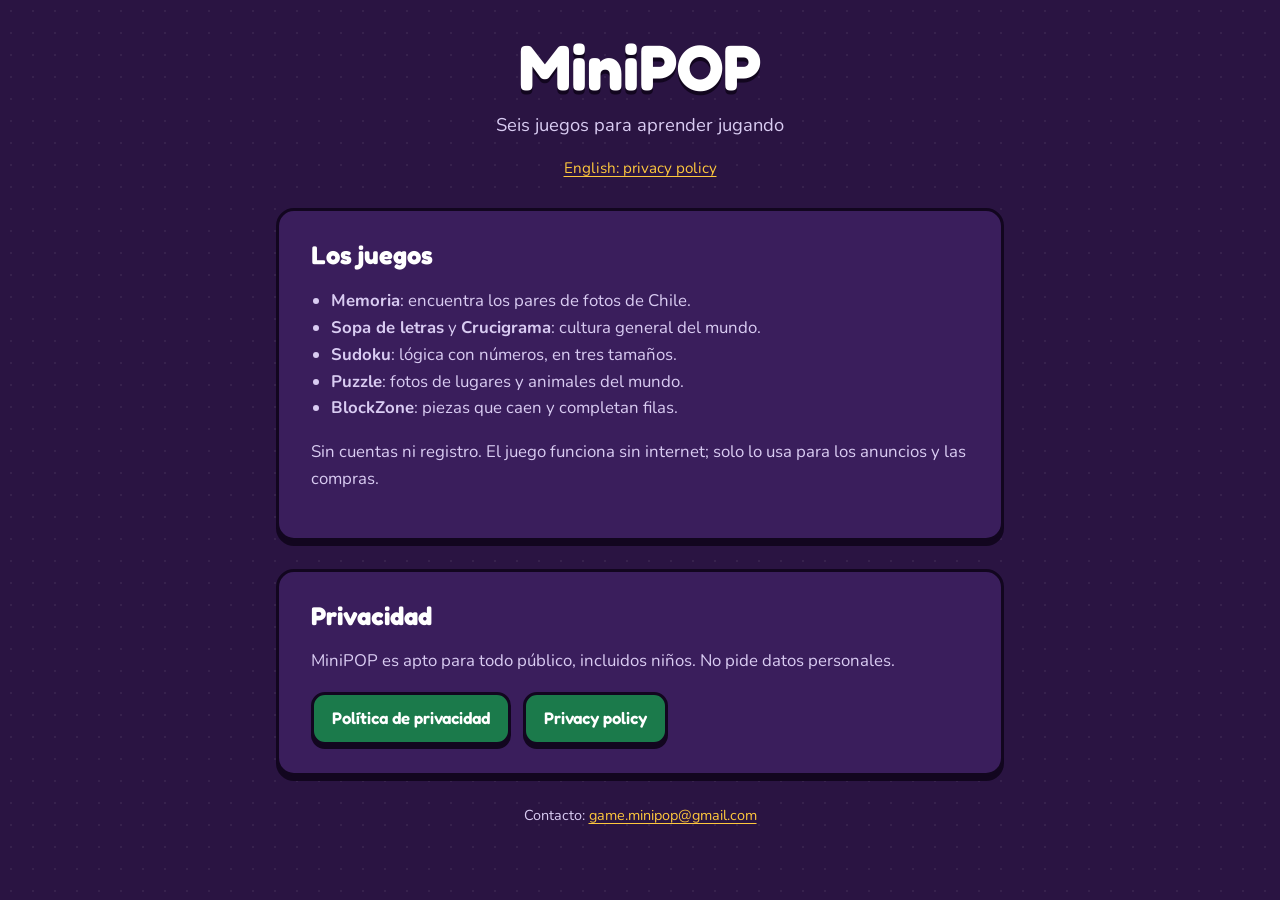
<file: index.html>
<!doctype html>
<html lang="es">
<head>
  <meta charset="utf-8">
  <meta name="viewport" content="width=device-width, initial-scale=1">
  <title>MiniPOP · Juegos para aprender jugando</title>
  <meta name="description" content="MiniPOP: seis minijuegos educativos de cultura general para Android. Memoria, sopa de letras, crucigrama, sudoku, puzzle y BlockZone.">
  <link rel="preconnect" href="https://fonts.googleapis.com">
  <link rel="preconnect" href="https://fonts.gstatic.com" crossorigin>
  <link href="https://fonts.googleapis.com/css2?family=Fredoka:wght@600;700&family=Nunito:wght@400;700&display=swap" rel="stylesheet">
  <link rel="stylesheet" href="estilos.css">
</head>
<body>
  <a class="salto" href="#contenido">Saltar al contenido</a>
  <header class="cabecera">
    <h1 class="marca">MiniPOP</h1>
    <p class="lema">Seis juegos para aprender jugando</p>
    <p class="idiomas" lang="en"><a href="privacy.html">English: privacy policy</a></p>
  </header>
  <main id="contenido" class="contenido">
    <section class="tarjeta" aria-labelledby="titulo-juegos">
      <h2 id="titulo-juegos">Los juegos</h2>
      <ul>
        <li><strong>Memoria</strong>: encuentra los pares de fotos de Chile.</li>
        <li><strong>Sopa de letras</strong> y <strong>Crucigrama</strong>: cultura general del mundo.</li>
        <li><strong>Sudoku</strong>: lógica con números, en tres tamaños.</li>
        <li><strong>Puzzle</strong>: fotos de lugares y animales del mundo.</li>
        <li><strong>BlockZone</strong>: piezas que caen y completan filas.</li>
      </ul>
      <p>Sin cuentas ni registro. El juego funciona sin internet; solo lo usa para los anuncios y las compras.</p>
    </section>
    <section class="tarjeta" aria-labelledby="titulo-privacidad">
      <h2 id="titulo-privacidad">Privacidad</h2>
      <p>MiniPOP es apto para todo público, incluidos niños. No pide datos personales.</p>
      <div class="botones">
        <a class="boton" href="privacidad.html">Política de privacidad</a>
        <a class="boton" href="privacy.html" lang="en">Privacy policy</a>
      </div>
    </section>
  </main>
  <footer class="pie">
    <p>Contacto: <a href="mailto:game.minipop@gmail.com">game.minipop@gmail.com</a></p>
  </footer>
</body>
</html>
</file>
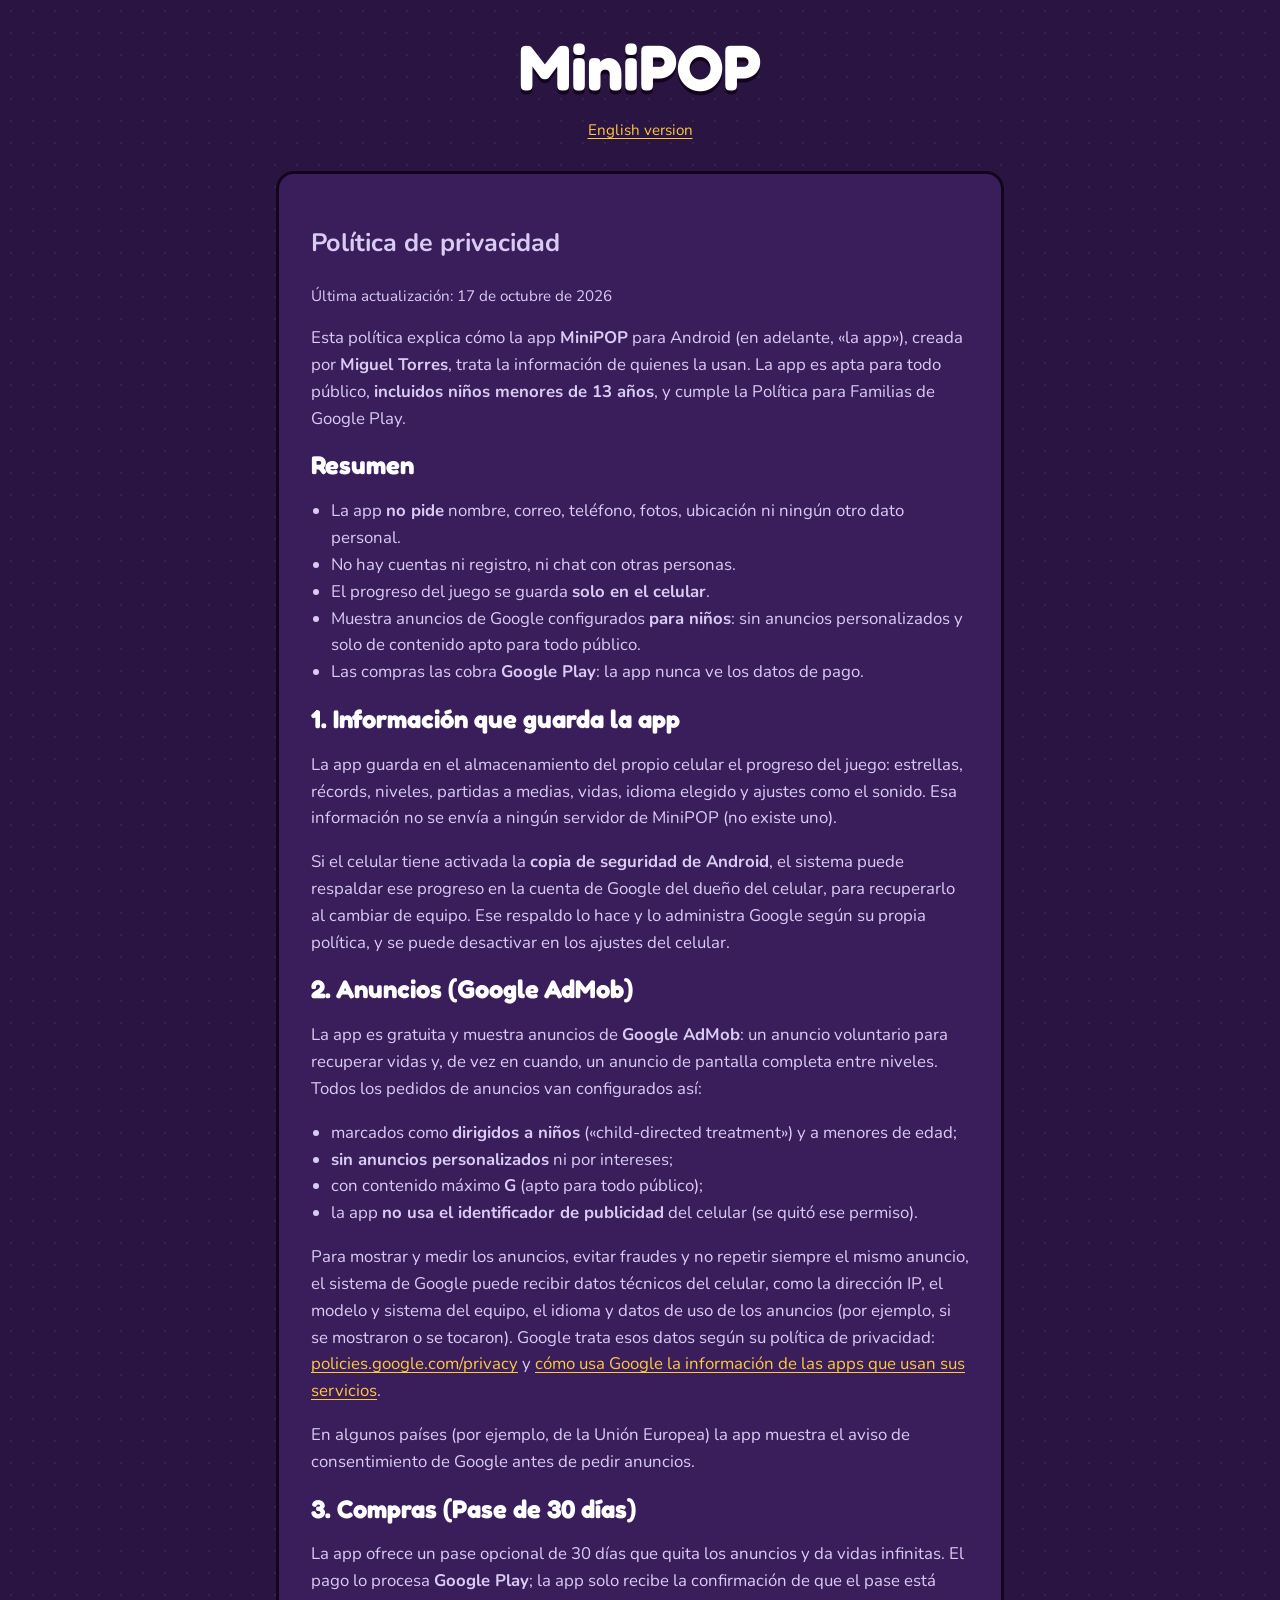
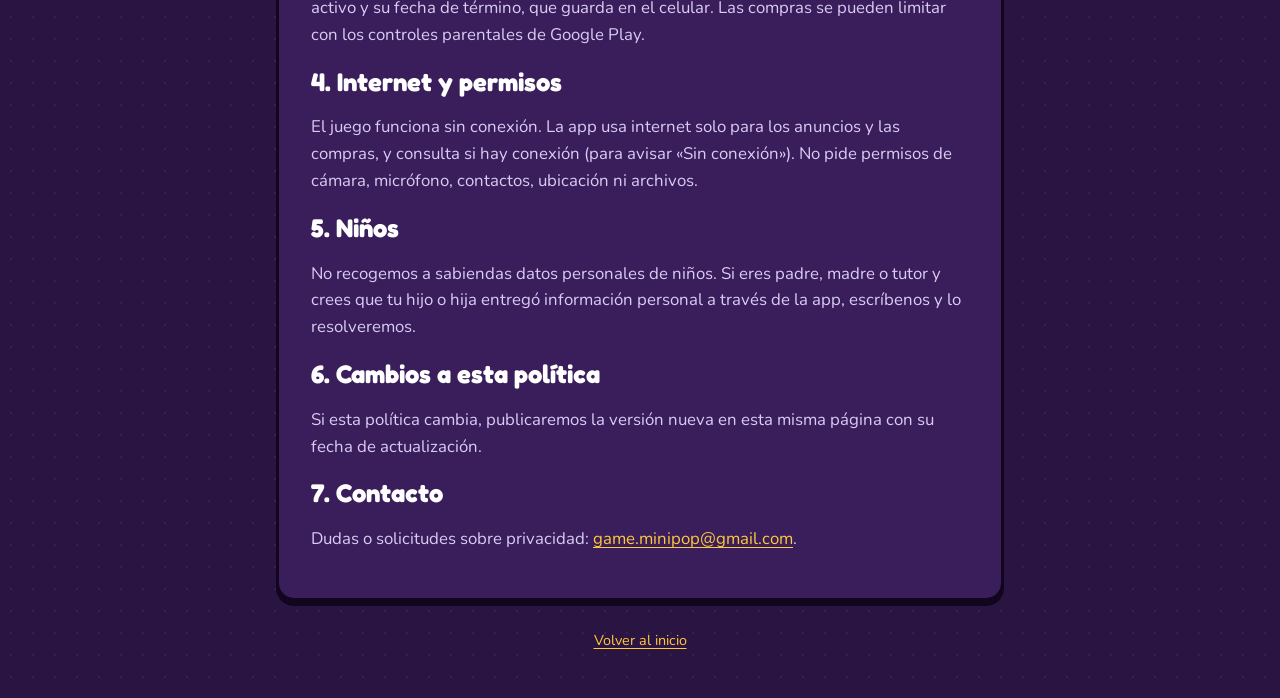
<file: privacidad.html>
<!doctype html>
<html lang="es">
<head>
  <meta charset="utf-8">
  <meta name="viewport" content="width=device-width, initial-scale=1">
  <title>Política de privacidad · MiniPOP</title>
  <meta name="description" content="Política de privacidad de la app MiniPOP para Android: qué datos se usan, anuncios para niños y compras.">
  <link rel="preconnect" href="https://fonts.googleapis.com">
  <link rel="preconnect" href="https://fonts.gstatic.com" crossorigin>
  <link href="https://fonts.googleapis.com/css2?family=Fredoka:wght@600;700&family=Nunito:wght@400;700&display=swap" rel="stylesheet">
  <link rel="stylesheet" href="estilos.css">
</head>
<body>
  <a class="salto" href="#contenido">Saltar al contenido</a>
  <header class="cabecera">
    <p class="marca"><a class="marca-enlace" href="index.html">MiniPOP</a></p>
    <p class="idiomas" lang="en"><a href="privacy.html">English version</a></p>
  </header>
  <main id="contenido" class="contenido">
    <article class="tarjeta">
      <h1>Política de privacidad</h1>
      <p class="nota">Última actualización: 17 de octubre de 2026</p>
      <p>Esta política explica cómo la app <strong>MiniPOP</strong> para Android (en adelante, «la app»), creada por
        <strong>Miguel Torres</strong>, trata la información de quienes la usan. La app es apta para
        todo público, <strong>incluidos niños menores de 13 años</strong>, y cumple la Política para Familias de Google Play.</p>

      <h2>Resumen</h2>
      <ul>
        <li>La app <strong>no pide</strong> nombre, correo, teléfono, fotos, ubicación ni ningún otro dato personal.</li>
        <li>No hay cuentas ni registro, ni chat con otras personas.</li>
        <li>El progreso del juego se guarda <strong>solo en el celular</strong>.</li>
        <li>Muestra anuncios de Google configurados <strong>para niños</strong>: sin anuncios personalizados y solo de
          contenido apto para todo público.</li>
        <li>Las compras las cobra <strong>Google Play</strong>: la app nunca ve los datos de pago.</li>
      </ul>

      <h2>1. Información que guarda la app</h2>
      <p>La app guarda en el almacenamiento del propio celular el progreso del juego: estrellas, récords, niveles,
        partidas a medias, vidas, idioma elegido y ajustes como el sonido. Esa información no se envía a ningún servidor
        de MiniPOP (no existe uno).</p>
      <p>Si el celular tiene activada la <strong>copia de seguridad de Android</strong>, el sistema puede respaldar ese
        progreso en la cuenta de Google del dueño del celular, para recuperarlo al cambiar de equipo. Ese respaldo lo hace
        y lo administra Google según su propia política, y se puede desactivar en los ajustes del celular.</p>

      <h2>2. Anuncios (Google AdMob)</h2>
      <p>La app es gratuita y muestra anuncios de <strong>Google AdMob</strong>: un anuncio voluntario para recuperar
        vidas y, de vez en cuando, un anuncio de pantalla completa entre niveles. Todos los pedidos de anuncios van
        configurados así:</p>
      <ul>
        <li>marcados como <strong>dirigidos a niños</strong> («child-directed treatment») y a menores de edad;</li>
        <li><strong>sin anuncios personalizados</strong> ni por intereses;</li>
        <li>con contenido máximo <strong>G</strong> (apto para todo público);</li>
        <li>la app <strong>no usa el identificador de publicidad</strong> del celular (se quitó ese permiso).</li>
      </ul>
      <p>Para mostrar y medir los anuncios, evitar fraudes y no repetir siempre el mismo anuncio, el sistema de Google
        puede recibir datos técnicos del celular, como la dirección IP, el modelo y sistema del equipo, el idioma y datos
        de uso de los anuncios (por ejemplo, si se mostraron o se tocaron). Google trata esos datos según su política de
        privacidad: <a href="https://policies.google.com/privacy" rel="noopener noreferrer">policies.google.com/privacy</a>
        y <a href="https://policies.google.com/technologies/partner-sites" rel="noopener noreferrer">cómo usa Google la
        información de las apps que usan sus servicios</a>.</p>
      <p>En algunos países (por ejemplo, de la Unión Europea) la app muestra el aviso de consentimiento de Google antes
        de pedir anuncios.</p>

      <h2>3. Compras (Pase de 30 días)</h2>
      <p>La app ofrece un pase opcional de 30 días que quita los anuncios y da vidas infinitas. El pago lo procesa
        <strong>Google Play</strong>; la app solo recibe la confirmación de que el pase está activo y su fecha de término,
        que guarda en el celular. Las compras se pueden limitar con los controles parentales de Google Play.</p>

      <h2>4. Internet y permisos</h2>
      <p>El juego funciona sin conexión. La app usa internet solo para los anuncios y las compras, y consulta si hay
        conexión (para avisar «Sin conexión»). No pide permisos de cámara, micrófono, contactos, ubicación ni archivos.</p>

      <h2>5. Niños</h2>
      <p>No recogemos a sabiendas datos personales de niños. Si eres padre, madre o tutor y crees que tu hijo o hija
        entregó información personal a través de la app, escríbenos y lo resolveremos.</p>

      <h2>6. Cambios a esta política</h2>
      <p>Si esta política cambia, publicaremos la versión nueva en esta misma página con su fecha de actualización.</p>

      <h2>7. Contacto</h2>
      <p>Dudas o solicitudes sobre privacidad: <a href="mailto:game.minipop@gmail.com">game.minipop@gmail.com</a>.</p>
    </article>
  </main>
  <footer class="pie">
    <p><a href="index.html">Volver al inicio</a></p>
  </footer>
</body>
</html>
</file>
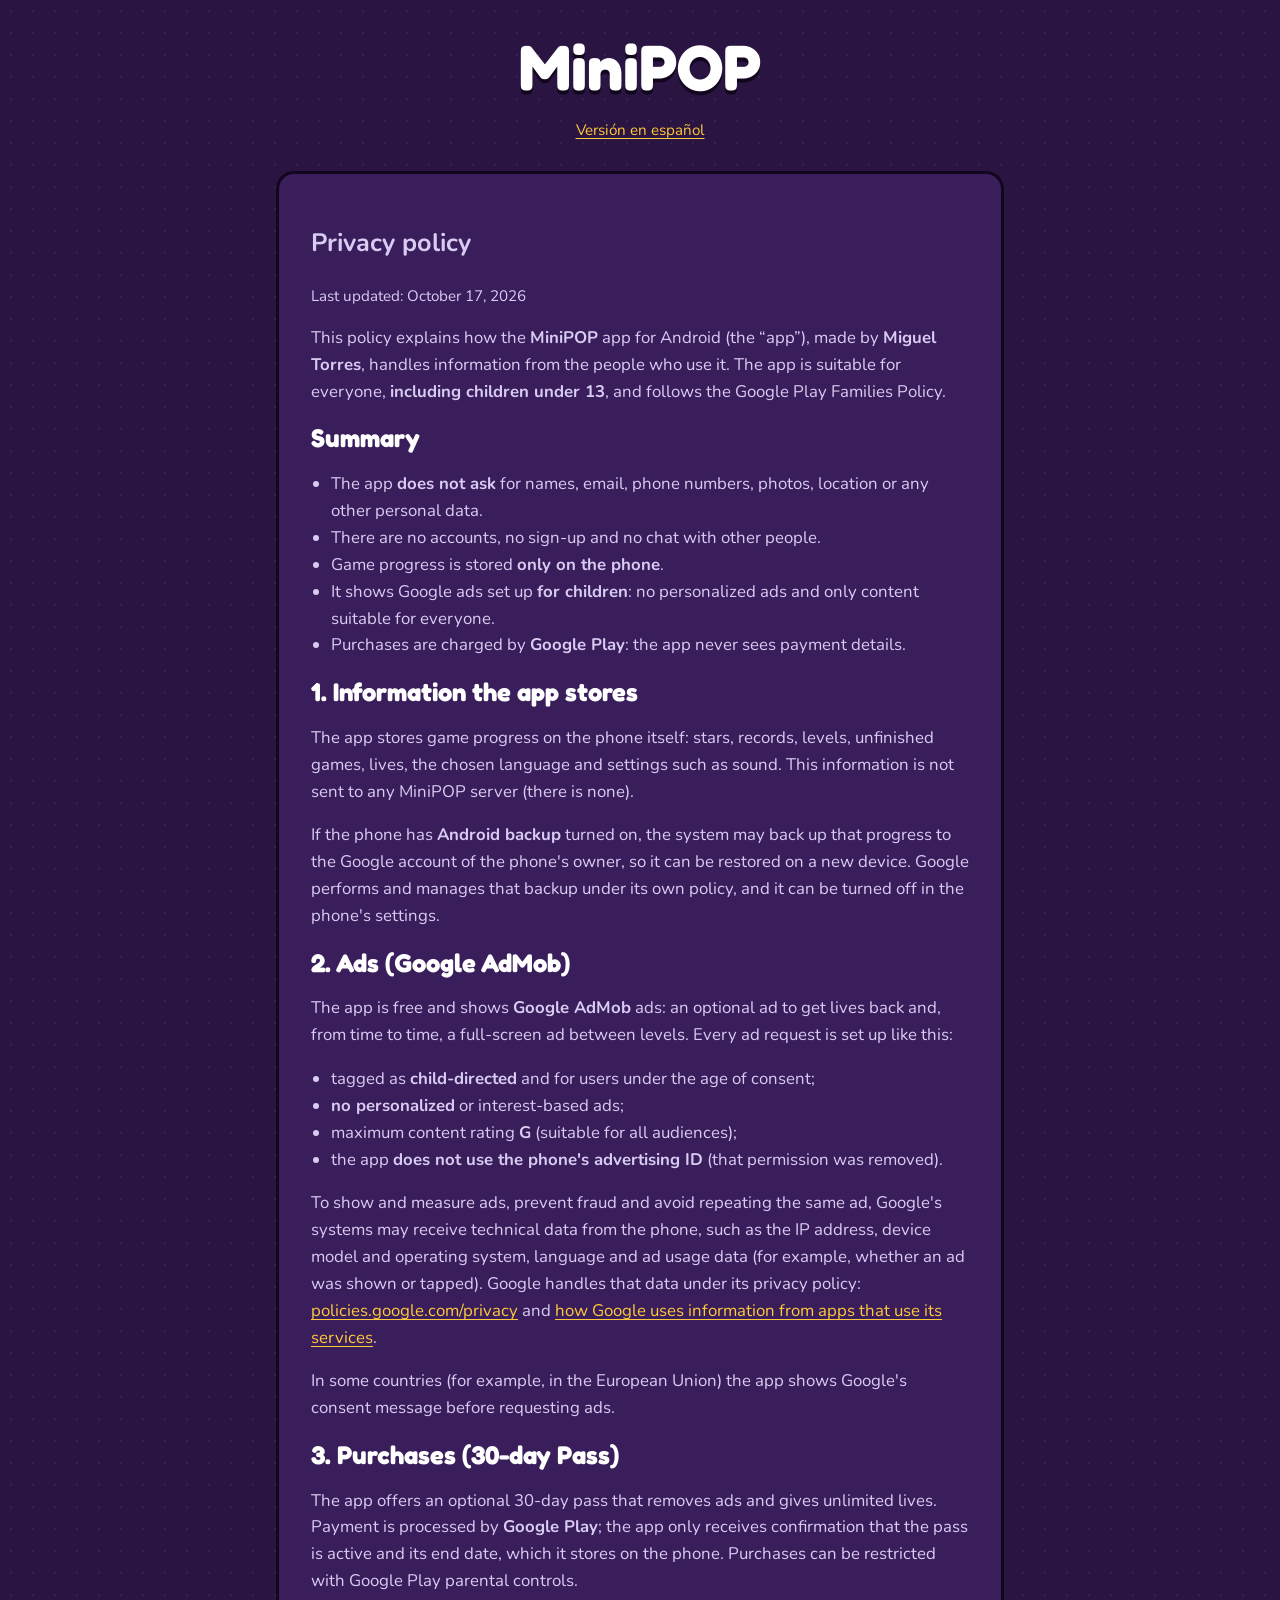
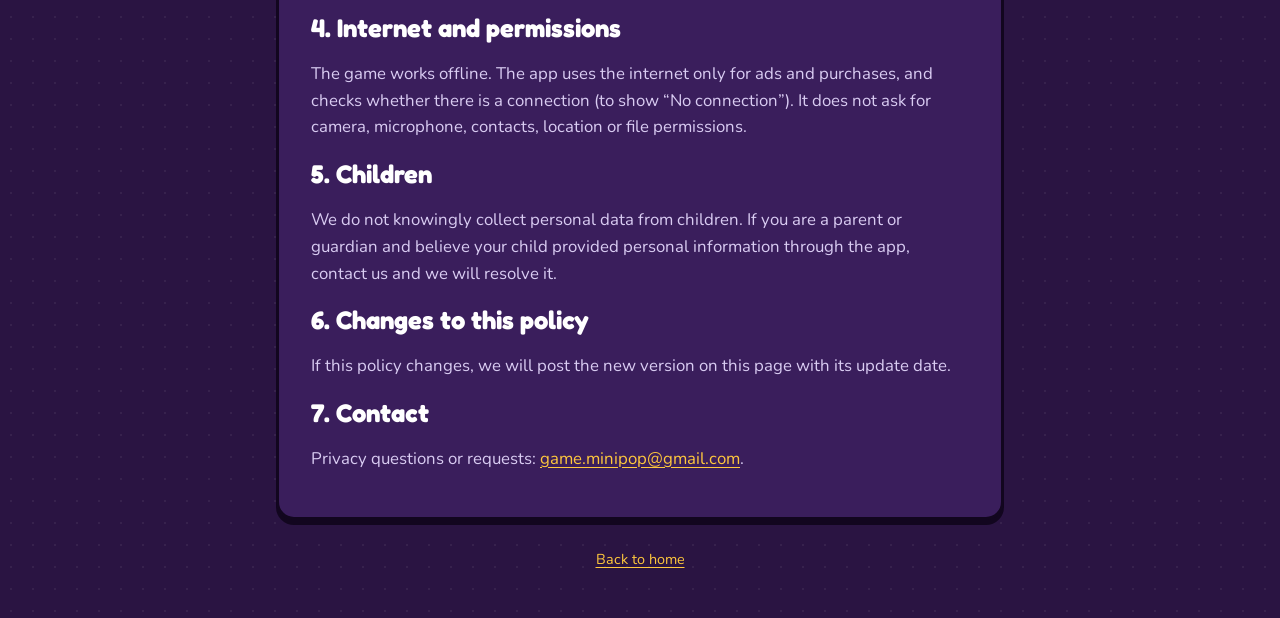
<file: privacy.html>
<!doctype html>
<html lang="en">
<head>
  <meta charset="utf-8">
  <meta name="viewport" content="width=device-width, initial-scale=1">
  <title>Privacy policy · MiniPOP</title>
  <meta name="description" content="Privacy policy of the MiniPOP app for Android: what data is used, child-directed ads and purchases.">
  <link rel="preconnect" href="https://fonts.googleapis.com">
  <link rel="preconnect" href="https://fonts.gstatic.com" crossorigin>
  <link href="https://fonts.googleapis.com/css2?family=Fredoka:wght@600;700&family=Nunito:wght@400;700&display=swap" rel="stylesheet">
  <link rel="stylesheet" href="estilos.css">
</head>
<body>
  <a class="salto" href="#contenido">Skip to content</a>
  <header class="cabecera">
    <p class="marca"><a class="marca-enlace" href="index.html">MiniPOP</a></p>
    <p class="idiomas" lang="es"><a href="privacidad.html">Versión en español</a></p>
  </header>
  <main id="contenido" class="contenido">
    <article class="tarjeta">
      <h1>Privacy policy</h1>
      <p class="nota">Last updated: October 17, 2026</p>
      <p>This policy explains how the <strong>MiniPOP</strong> app for Android (the “app”), made by
        <strong>Miguel Torres</strong>, handles information from the people who use it. The app is
        suitable for everyone, <strong>including children under 13</strong>, and follows the Google Play Families Policy.</p>

      <h2>Summary</h2>
      <ul>
        <li>The app <strong>does not ask</strong> for names, email, phone numbers, photos, location or any other personal data.</li>
        <li>There are no accounts, no sign-up and no chat with other people.</li>
        <li>Game progress is stored <strong>only on the phone</strong>.</li>
        <li>It shows Google ads set up <strong>for children</strong>: no personalized ads and only content suitable for everyone.</li>
        <li>Purchases are charged by <strong>Google Play</strong>: the app never sees payment details.</li>
      </ul>

      <h2>1. Information the app stores</h2>
      <p>The app stores game progress on the phone itself: stars, records, levels, unfinished games, lives, the chosen
        language and settings such as sound. This information is not sent to any MiniPOP server (there is none).</p>
      <p>If the phone has <strong>Android backup</strong> turned on, the system may back up that progress to the Google
        account of the phone's owner, so it can be restored on a new device. Google performs and manages that backup under
        its own policy, and it can be turned off in the phone's settings.</p>

      <h2>2. Ads (Google AdMob)</h2>
      <p>The app is free and shows <strong>Google AdMob</strong> ads: an optional ad to get lives back and, from time to
        time, a full-screen ad between levels. Every ad request is set up like this:</p>
      <ul>
        <li>tagged as <strong>child-directed</strong> and for users under the age of consent;</li>
        <li><strong>no personalized</strong> or interest-based ads;</li>
        <li>maximum content rating <strong>G</strong> (suitable for all audiences);</li>
        <li>the app <strong>does not use the phone's advertising ID</strong> (that permission was removed).</li>
      </ul>
      <p>To show and measure ads, prevent fraud and avoid repeating the same ad, Google's systems may receive technical
        data from the phone, such as the IP address, device model and operating system, language and ad usage data (for
        example, whether an ad was shown or tapped). Google handles that data under its privacy policy:
        <a href="https://policies.google.com/privacy" rel="noopener noreferrer">policies.google.com/privacy</a> and
        <a href="https://policies.google.com/technologies/partner-sites" rel="noopener noreferrer">how Google uses
        information from apps that use its services</a>.</p>
      <p>In some countries (for example, in the European Union) the app shows Google's consent message before requesting ads.</p>

      <h2>3. Purchases (30-day Pass)</h2>
      <p>The app offers an optional 30-day pass that removes ads and gives unlimited lives. Payment is processed by
        <strong>Google Play</strong>; the app only receives confirmation that the pass is active and its end date, which
        it stores on the phone. Purchases can be restricted with Google Play parental controls.</p>

      <h2>4. Internet and permissions</h2>
      <p>The game works offline. The app uses the internet only for ads and purchases, and checks whether there is a
        connection (to show “No connection”). It does not ask for camera, microphone, contacts, location or file permissions.</p>

      <h2>5. Children</h2>
      <p>We do not knowingly collect personal data from children. If you are a parent or guardian and believe your child
        provided personal information through the app, contact us and we will resolve it.</p>

      <h2>6. Changes to this policy</h2>
      <p>If this policy changes, we will post the new version on this page with its update date.</p>

      <h2>7. Contact</h2>
      <p>Privacy questions or requests: <a href="mailto:game.minipop@gmail.com">game.minipop@gmail.com</a>.</p>
    </article>
  </main>
  <footer class="pie">
    <p><a href="index.html">Back to home</a></p>
  </footer>
</body>
</html>
</file>
<file: estilos.css>
:root {
  --uva: #2A1442;
  --uva-profunda: #1A0B2E;
  --ciruela: #3A1E5C;
  --ciruela-clara: #4B2A73;
  --tinta: #12061F;
  --lila: #D9CCF2;
  --amarillo: #FFC83D;
  --verde: #1B7A4B;
  --blanco: #FFFFFF;
  --radio: 18px;
  --sombra-dura: 0 5px 0 var(--tinta);
  --espacio: 16px;
  --ancho-lectura: 760px;
  color-scheme: dark;
}

*,
*::before,
*::after {
  box-sizing: border-box;
}

body {
  margin: 0;
  min-height: 100vh;
  background-color: var(--uva);
  background-image: radial-gradient(rgba(255, 255, 255, 0.06) 1.5px, transparent 1.5px);
  background-size: 22px 22px;
  color: var(--lila);
  font-family: "Nunito", system-ui, sans-serif;
  font-size: 1.05rem;
  line-height: 1.6;
}

a {
  color: var(--amarillo);
  text-underline-offset: 3px;
}

a:focus-visible {
  outline: 3px solid var(--amarillo);
  outline-offset: 3px;
  border-radius: 4px;
}

.salto {
  position: absolute;
  left: -9999px;
}

.salto:focus {
  left: var(--espacio);
  top: var(--espacio);
  background: var(--tinta);
  padding: 8px 12px;
  z-index: 10;
}

.cabecera,
.contenido,
.pie {
  width: 100%;
  max-width: var(--ancho-lectura);
  margin: 0 auto;
  padding: 0 var(--espacio);
}

.cabecera {
  padding-top: 32px;
  text-align: center;
}

.marca {
  margin: 0;
  font-family: "Fredoka", system-ui, sans-serif;
  font-weight: 700;
  font-size: clamp(2.6rem, 9vw, 4rem);
  line-height: 1.1;
  color: var(--blanco);
  text-shadow: 0 4px 0 var(--tinta);
}

.marca-enlace {
  color: inherit;
  text-decoration: none;
}

.lema {
  margin: 8px 0 0;
  font-size: 1.15rem;
}

.idiomas {
  margin: 16px 0 0;
  font-size: 0.95rem;
}

.tarjeta {
  margin: 28px 0;
  padding: 20px var(--espacio);
  background: var(--ciruela);
  border: 3px solid var(--tinta);
  border-radius: var(--radio);
  box-shadow: var(--sombra-dura);
}

h2,
h3 {
  font-family: "Fredoka", system-ui, sans-serif;
  color: var(--blanco);
  line-height: 1.25;
}

h2 {
  margin: 0 0 12px;
  font-size: 1.6rem;
}

h3 {
  margin: 24px 0 8px;
  font-size: 1.2rem;
}

ul {
  padding-left: 1.2em;
}

.botones {
  display: flex;
  flex-wrap: wrap;
  gap: 12px;
  margin-top: 16px;
}

.boton {
  display: inline-block;
  padding: 10px 18px;
  background: var(--verde);
  color: var(--blanco);
  font-family: "Fredoka", system-ui, sans-serif;
  font-weight: 600;
  text-decoration: none;
  border: 3px solid var(--tinta);
  border-radius: 14px;
  box-shadow: 0 4px 0 var(--tinta);
}

.boton:hover {
  filter: brightness(1.1);
}

.nota {
  font-size: 0.95rem;
  color: var(--lila);
}

.pie {
  padding-bottom: 32px;
  font-size: 0.9rem;
  text-align: center;
}

@media (min-width: 768px) {
  .tarjeta {
    padding: 28px 32px;
  }
}
</file>
